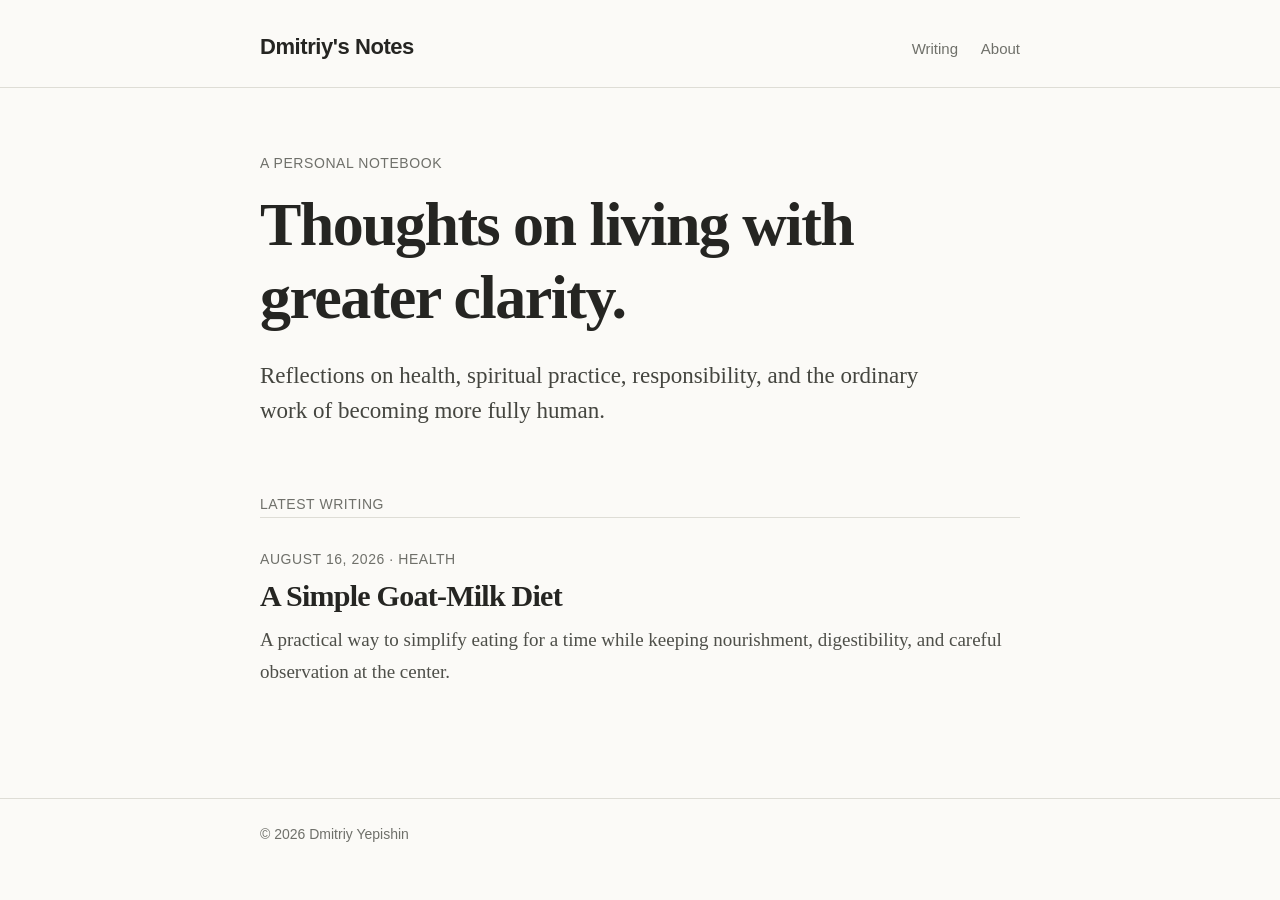
<file: index.html>
<!doctype html>
<html lang="en">
<head>
  <meta charset="utf-8">
  <meta name="viewport" content="width=device-width, initial-scale=1">
  <meta name="description" content="Personal reflections on health, spiritual life, and living deliberately.">
  <title>Dmitriy's Notes</title>
  <link rel="stylesheet" href="/assets/style.css">
</head>
<body>
  <header class="site-header">
    <div class="container header-row">
      <a class="site-title" href="/">Dmitriy's Notes</a>
      <nav aria-label="Main navigation">
        <a href="/">Writing</a>
        <a href="/about.html">About</a>
      </nav>
    </div>
  </header>

  <main class="container">
    <section class="hero">
      <div class="eyebrow">A personal notebook</div>
      <h1>Thoughts on living with greater clarity.</h1>
      <p class="lead">Reflections on health, spiritual practice, responsibility, and the ordinary work of becoming more fully human.</p>
    </section>

    <section aria-labelledby="writing-heading">
      <div class="eyebrow" id="writing-heading">Latest writing</div>
      <article class="post-card">
        <div class="post-meta"><time datetime="2026-08-16">August 16, 2026</time> · Health</div>
        <h2><a href="/posts/a-simple-goat-milk-diet.html">A Simple Goat-Milk Diet</a></h2>
        <p>A practical way to simplify eating for a time while keeping nourishment, digestibility, and careful observation at the center.</p>
      </article>
    </section>
  </main>

  <footer>
    <div class="container">© 2026 Dmitriy Yepishin</div>
  </footer>
</body>
</html>
</file>
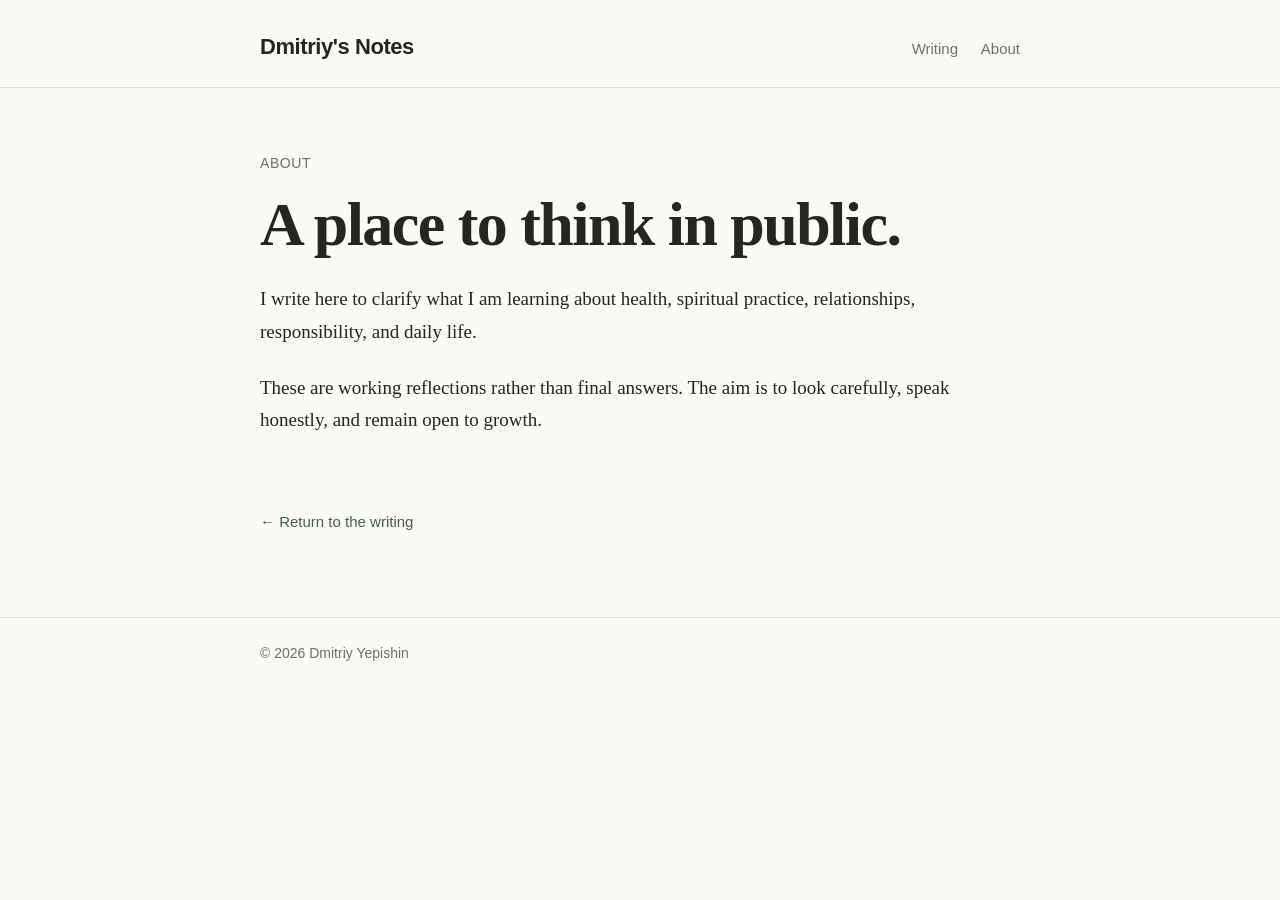
<file: about.html>
<!doctype html>
<html lang="en">
<head>
  <meta charset="utf-8">
  <meta name="viewport" content="width=device-width, initial-scale=1">
  <meta name="description" content="About Dmitriy's Notes.">
  <title>About · Dmitriy's Notes</title>
  <link rel="stylesheet" href="/assets/style.css">
</head>
<body>
  <header class="site-header">
    <div class="container header-row">
      <a class="site-title" href="/">Dmitriy's Notes</a>
      <nav aria-label="Main navigation">
        <a href="/">Writing</a>
        <a href="/about.html">About</a>
      </nav>
    </div>
  </header>

  <main class="container">
    <article>
      <div class="eyebrow">About</div>
      <h1>A place to think in public.</h1>
      <div class="article-body">
        <p>I write here to clarify what I am learning about health, spiritual practice, relationships, responsibility, and daily life.</p>
        <p>These are working reflections rather than final answers. The aim is to look carefully, speak honestly, and remain open to growth.</p>
      </div>
      <a class="back-link" href="/">← Return to the writing</a>
    </article>
  </main>

  <footer>
    <div class="container">© 2026 Dmitriy Yepishin</div>
  </footer>
</body>
</html>
</file>
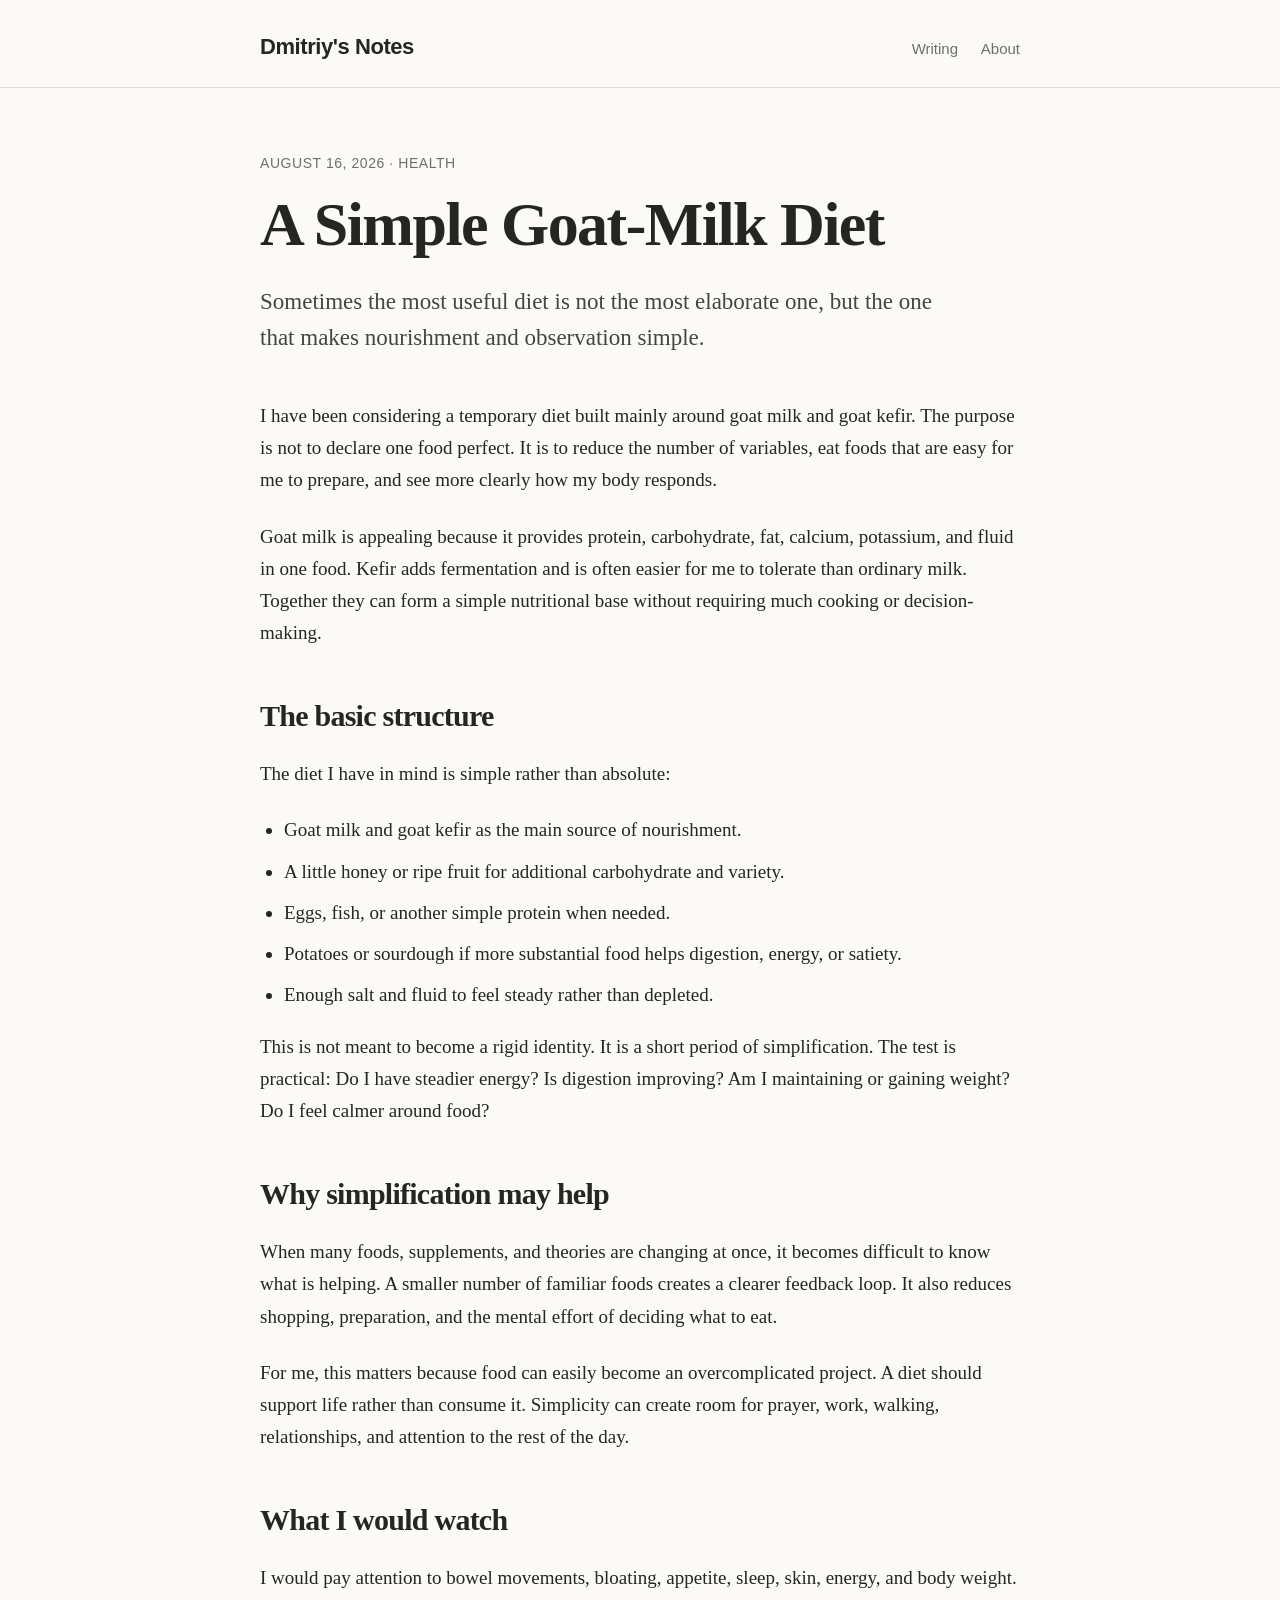
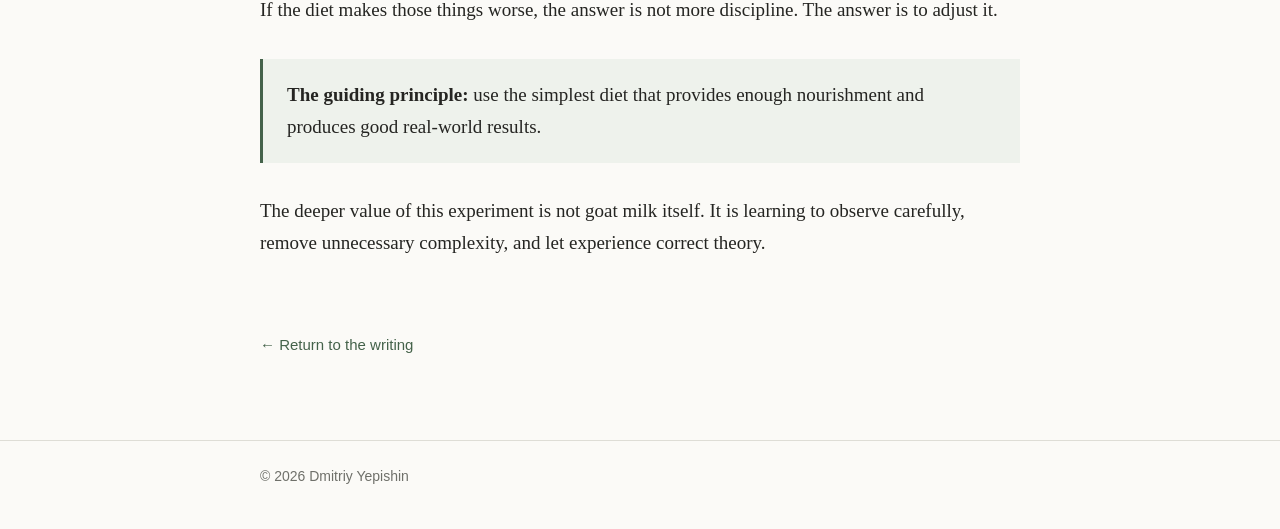
<file: posts/a-simple-goat-milk-diet.html>
<!doctype html>
<html lang="en">
<head>
  <meta charset="utf-8">
  <meta name="viewport" content="width=device-width, initial-scale=1">
  <meta name="description" content="A practical reflection on using goat milk as the center of a simple, temporary diet.">
  <title>A Simple Goat-Milk Diet · Dmitriy's Notes</title>
  <link rel="stylesheet" href="/assets/style.css">
</head>
<body>
  <header class="site-header">
    <div class="container header-row">
      <a class="site-title" href="/">Dmitriy's Notes</a>
      <nav aria-label="Main navigation">
        <a href="/">Writing</a>
        <a href="/about.html">About</a>
      </nav>
    </div>
  </header>

  <main class="container">
    <article>
      <header class="article-header">
        <div class="post-meta"><time datetime="2026-08-16">August 16, 2026</time> · Health</div>
        <h1>A Simple Goat-Milk Diet</h1>
        <p class="lead">Sometimes the most useful diet is not the most elaborate one, but the one that makes nourishment and observation simple.</p>
      </header>

      <div class="article-body">
        <p>I have been considering a temporary diet built mainly around goat milk and goat kefir. The purpose is not to declare one food perfect. It is to reduce the number of variables, eat foods that are easy for me to prepare, and see more clearly how my body responds.</p>

        <p>Goat milk is appealing because it provides protein, carbohydrate, fat, calcium, potassium, and fluid in one food. Kefir adds fermentation and is often easier for me to tolerate than ordinary milk. Together they can form a simple nutritional base without requiring much cooking or decision-making.</p>

        <h2>The basic structure</h2>
        <p>The diet I have in mind is simple rather than absolute:</p>
        <ul>
          <li>Goat milk and goat kefir as the main source of nourishment.</li>
          <li>A little honey or ripe fruit for additional carbohydrate and variety.</li>
          <li>Eggs, fish, or another simple protein when needed.</li>
          <li>Potatoes or sourdough if more substantial food helps digestion, energy, or satiety.</li>
          <li>Enough salt and fluid to feel steady rather than depleted.</li>
        </ul>

        <p>This is not meant to become a rigid identity. It is a short period of simplification. The test is practical: Do I have steadier energy? Is digestion improving? Am I maintaining or gaining weight? Do I feel calmer around food?</p>

        <h2>Why simplification may help</h2>
        <p>When many foods, supplements, and theories are changing at once, it becomes difficult to know what is helping. A smaller number of familiar foods creates a clearer feedback loop. It also reduces shopping, preparation, and the mental effort of deciding what to eat.</p>

        <p>For me, this matters because food can easily become an overcomplicated project. A diet should support life rather than consume it. Simplicity can create room for prayer, work, walking, relationships, and attention to the rest of the day.</p>

        <h2>What I would watch</h2>
        <p>I would pay attention to bowel movements, bloating, appetite, sleep, skin, energy, and body weight. If the diet makes those things worse, the answer is not more discipline. The answer is to adjust it.</p>

        <div class="note">
          <strong>The guiding principle:</strong> use the simplest diet that provides enough nourishment and produces good real-world results.
        </div>

        <p>The deeper value of this experiment is not goat milk itself. It is learning to observe carefully, remove unnecessary complexity, and let experience correct theory.</p>
      </div>

      <a class="back-link" href="/">← Return to the writing</a>
    </article>
  </main>

  <footer>
    <div class="container">© 2026 Dmitriy Yepishin</div>
  </footer>
</body>
</html>
</file>
<file: assets/style.css>
:root {
  --paper: #fbfaf7;
  --ink: #252522;
  --muted: #6f706a;
  --line: #deddd6;
  --accent: #44624a;
  --soft: #eef2ec;
  color-scheme: light;
}

* { box-sizing: border-box; }

body {
  margin: 0;
  background: var(--paper);
  color: var(--ink);
  font-family: Georgia, "Times New Roman", serif;
  font-size: 19px;
  line-height: 1.7;
}

.container {
  width: min(760px, calc(100% - 40px));
  margin: 0 auto;
}

.site-header {
  border-bottom: 1px solid var(--line);
  padding: 28px 0 22px;
}

.header-row {
  display: flex;
  align-items: baseline;
  justify-content: space-between;
  gap: 24px;
}

.site-title {
  color: var(--ink);
  font-family: Arial, Helvetica, sans-serif;
  font-size: 22px;
  font-weight: 700;
  letter-spacing: -0.02em;
  text-decoration: none;
}

nav a {
  color: var(--muted);
  font-family: Arial, Helvetica, sans-serif;
  font-size: 15px;
  margin-left: 18px;
  text-decoration: none;
}

nav a:hover, a:hover { color: var(--accent); }

main { padding: 64px 0 80px; }

.hero { margin-bottom: 64px; }

.eyebrow, .post-meta {
  color: var(--muted);
  font-family: Arial, Helvetica, sans-serif;
  font-size: 14px;
  letter-spacing: 0.04em;
  text-transform: uppercase;
}

h1, h2, h3 {
  line-height: 1.18;
  letter-spacing: -0.025em;
}

h1 { font-size: clamp(38px, 7vw, 62px); margin: 12px 0 22px; }
h2 { font-size: 30px; margin-top: 48px; }
h3 { font-size: 22px; }

.lead {
  color: #44453f;
  font-size: 23px;
  line-height: 1.55;
  max-width: 680px;
}

.post-card {
  border-top: 1px solid var(--line);
  padding: 30px 0;
}

.post-card h2 { margin: 7px 0 10px; }
.post-card h2 a { color: var(--ink); text-decoration: none; }
.post-card p { margin: 0; color: #4e4f49; }

.article-header { margin-bottom: 44px; }
.article-header h1 { max-width: 720px; }
.article-body p { margin: 0 0 24px; }
.article-body ul { padding-left: 24px; }
.article-body li { margin-bottom: 9px; }

.note {
  background: var(--soft);
  border-left: 3px solid var(--accent);
  margin: 32px 0;
  padding: 20px 24px;
}

.back-link {
  display: inline-block;
  color: var(--accent);
  font-family: Arial, Helvetica, sans-serif;
  font-size: 15px;
  margin-top: 48px;
  text-decoration: none;
}

footer {
  border-top: 1px solid var(--line);
  color: var(--muted);
  font-family: Arial, Helvetica, sans-serif;
  font-size: 14px;
  padding: 24px 0 40px;
}

@media (max-width: 560px) {
  body { font-size: 18px; }
  .header-row { align-items: flex-start; flex-direction: column; gap: 10px; }
  nav a { margin: 0 18px 0 0; }
  main { padding-top: 42px; }
}
</file>
